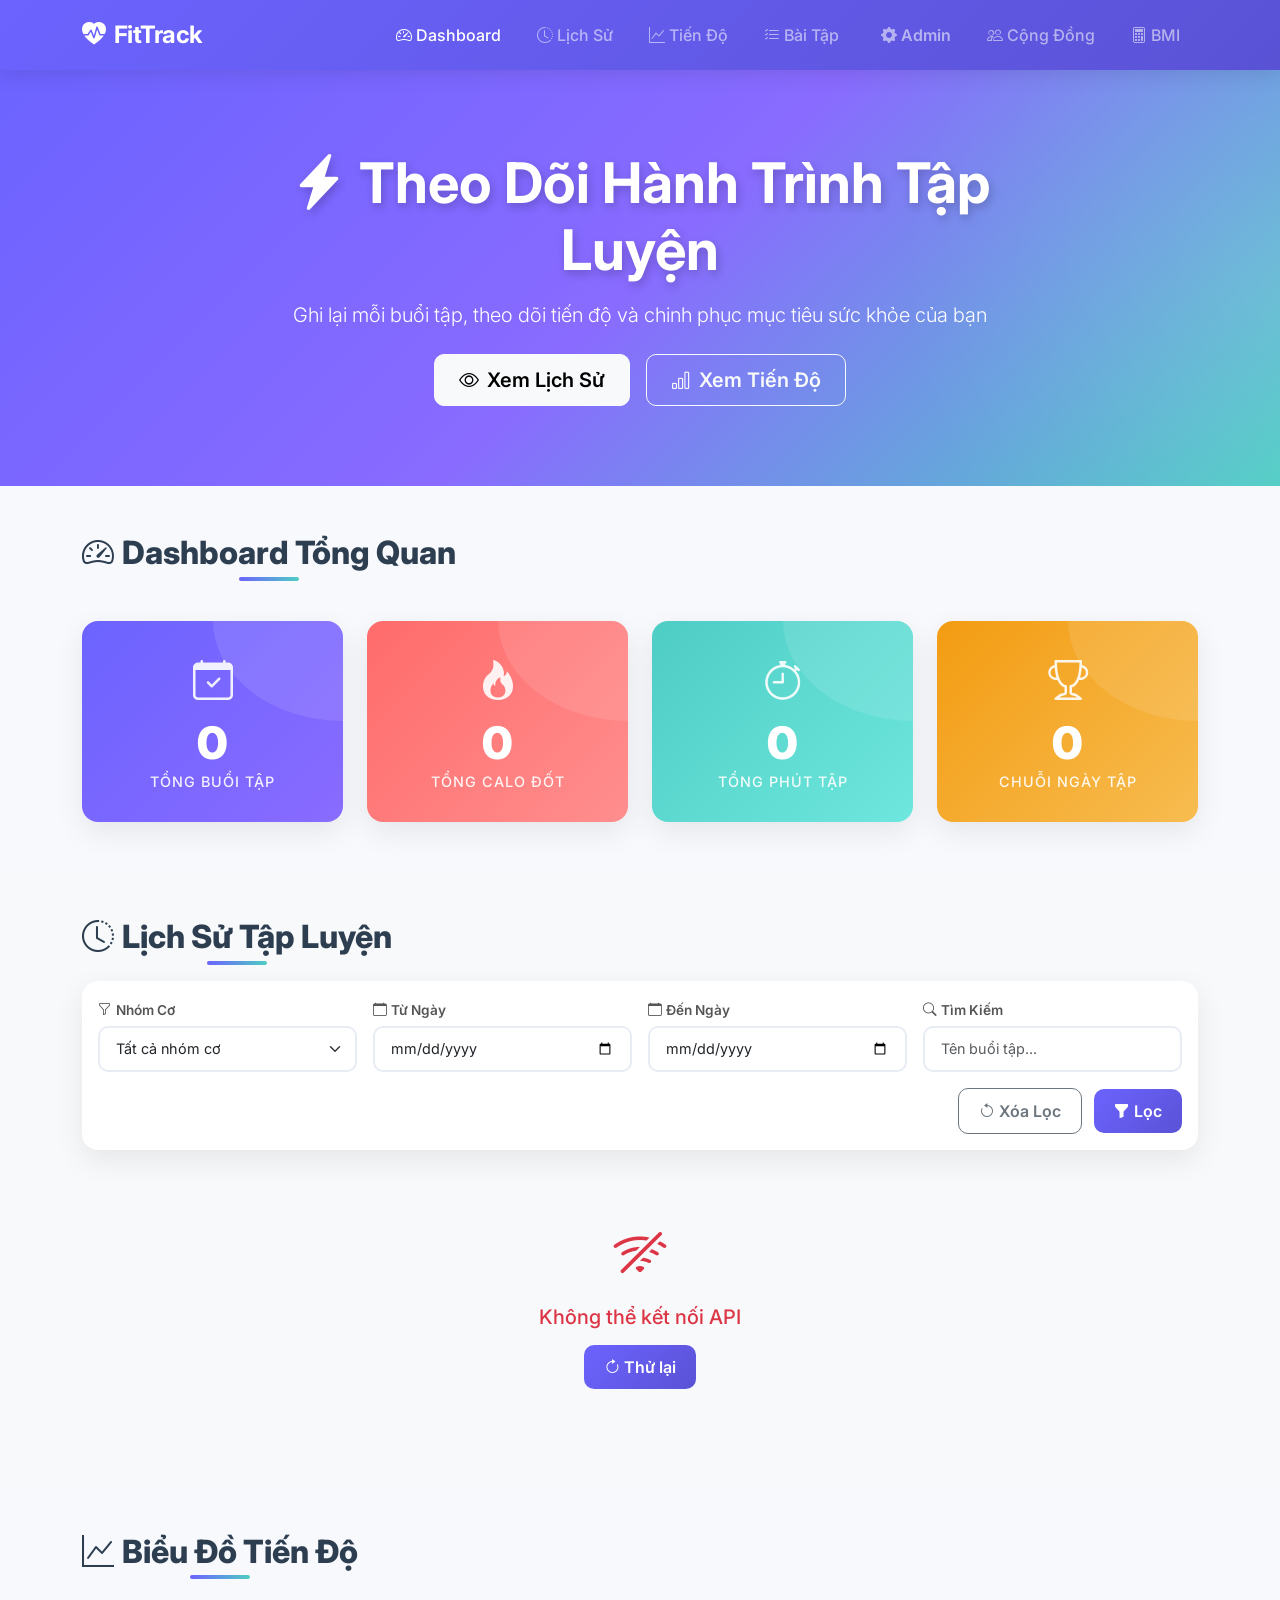
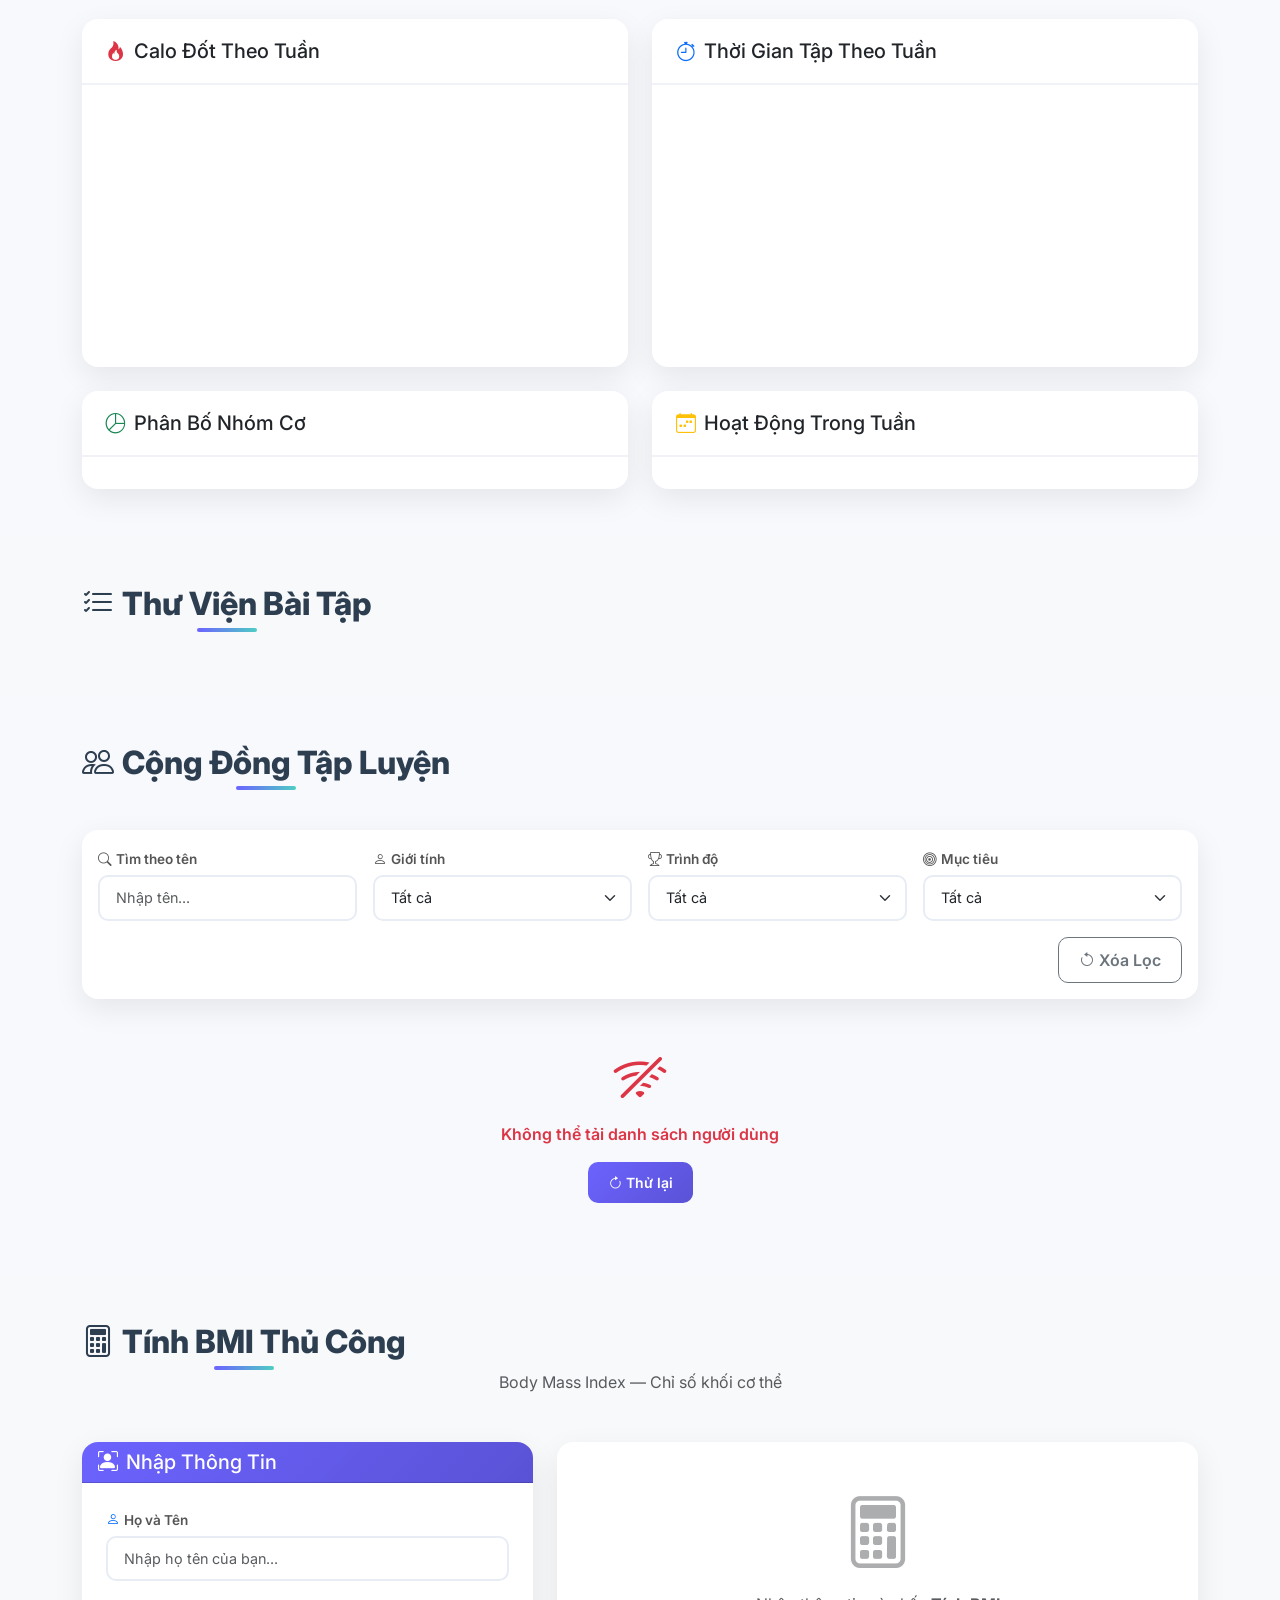
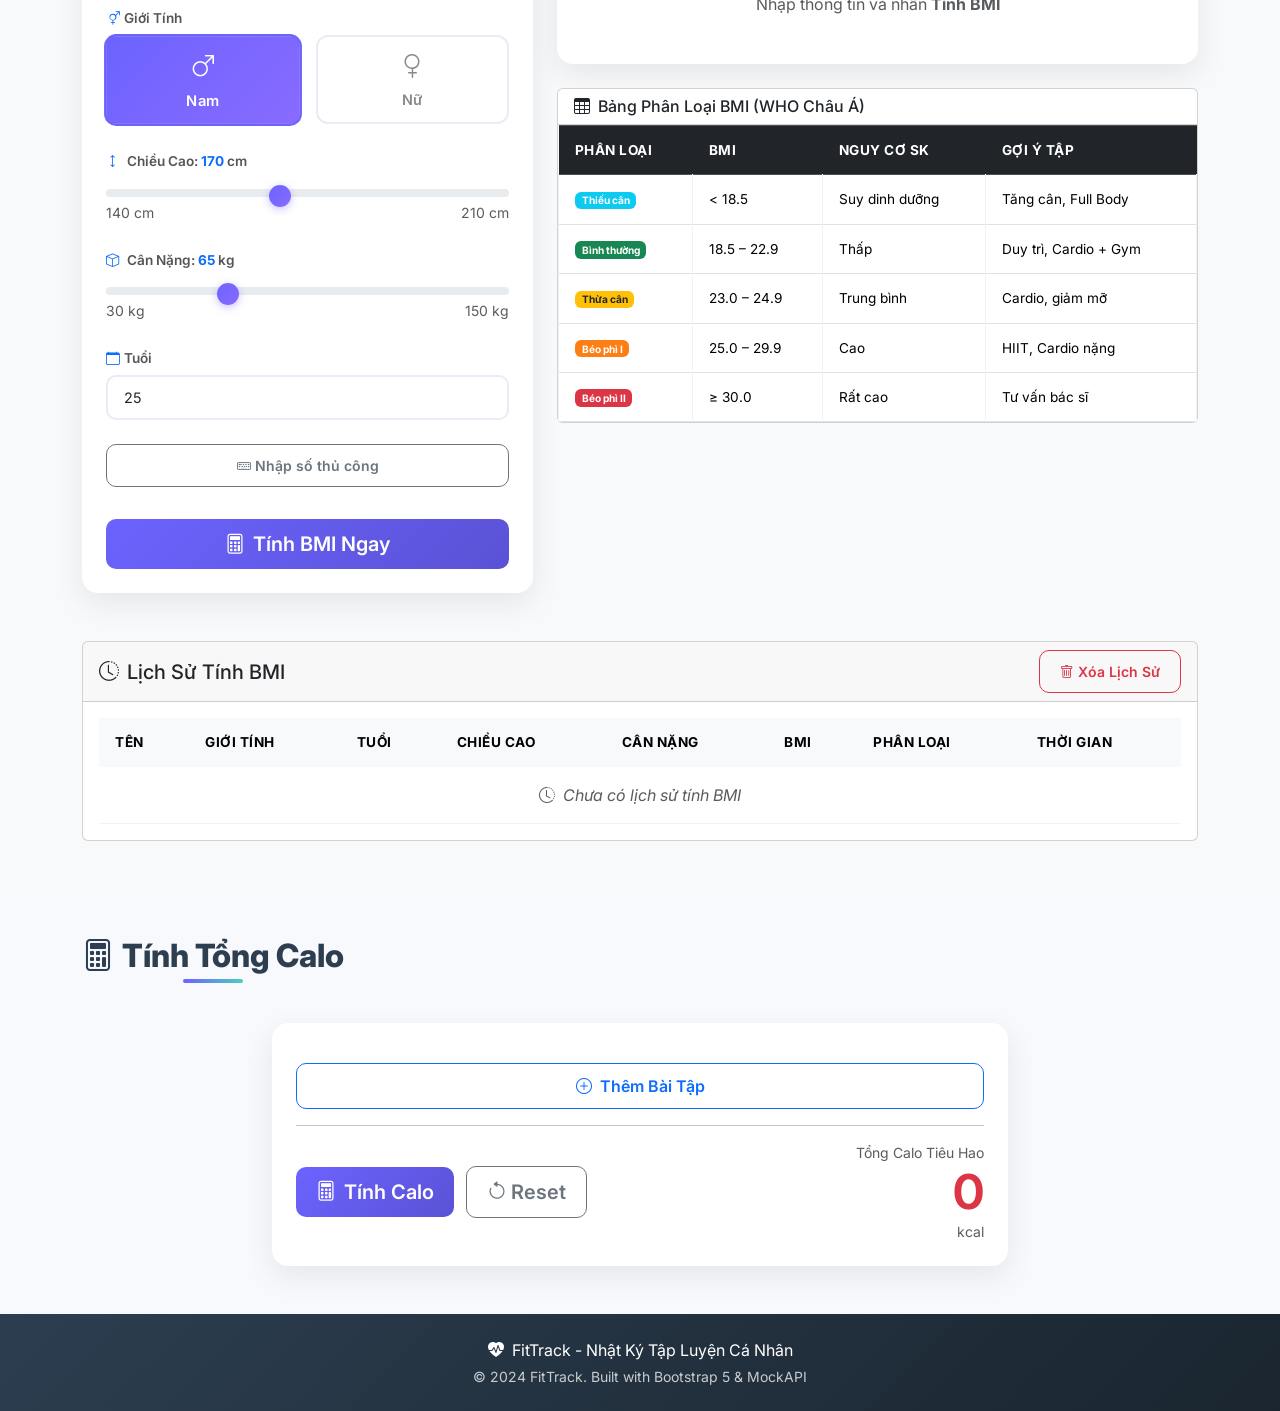
<file: index.html>
<!DOCTYPE html>
<html lang="vi">

<head>
    <meta charset="UTF-8">
    <meta name="viewport" content="width=device-width, initial-scale=1.0">
    <title>🏋️ FitTrack - Nhật Ký Tập Luyện</title>
    <!-- Bootstrap 5 -->
    <link href="https://cdn.jsdelivr.net/npm/bootstrap@5.3.0/dist/css/bootstrap.min.css" rel="stylesheet">
    <!-- Bootstrap Icons -->
    <link href="https://cdn.jsdelivr.net/npm/bootstrap-icons@1.10.5/font/bootstrap-icons.css" rel="stylesheet">
    <!-- Google Fonts -->
    <link href="https://fonts.googleapis.com/css2?family=Inter:wght@300;400;500;600;700;800;900&display=swap"
        rel="stylesheet">
    <!-- Custom CSS -->
    <link rel="stylesheet" href="css/style.css">
</head>

<body>

    <!-- Navigation -->
    <nav class="navbar navbar-expand-lg navbar-dark bg-gradient-primary sticky-top">
        <div class="container">
            <a class="navbar-brand fw-bold" href="index.html">
                <i class="bi bi-heart-pulse-fill me-2"></i>FitTrack
            </a>
            <button class="navbar-toggler" type="button" data-bs-toggle="collapse" data-bs-target="#navbarNav">
                <span class="navbar-toggler-icon"></span>
            </button>
            <div class="collapse navbar-collapse" id="navbarNav">
                <ul class="navbar-nav ms-auto">
                    <li class="nav-item">
                        <a class="nav-link active" href="#dashboard">
                            <i class="bi bi-speedometer2 me-1"></i>Dashboard
                        </a>
                    </li>
                    <li class="nav-item">
                        <a class="nav-link" href="#history">
                            <i class="bi bi-clock-history me-1"></i>Lịch Sử
                        </a>
                    </li>
                    <li class="nav-item">
                        <a class="nav-link" href="#progress">
                            <i class="bi bi-graph-up me-1"></i>Tiến Độ
                        </a>
                    </li>
                    <li class="nav-item">
                        <a class="nav-link" href="#exercises-section">
                            <i class="bi bi-list-check me-1"></i>Bài Tập
                        </a>
                    </li>
                    <li class="nav-item">
                        <a class="nav-link btn btn-outline-light btn-sm ms-2 px-3" href="admin.html">
                            <i class="bi bi-gear-fill me-1"></i>Admin
                        </a>
                    </li>
                        <!-- Thêm vào navbar ul.navbar-nav -->
                        <li class="nav-item">
                            <a class="nav-link" href="#users-section">
                                <i class="bi bi-people me-1"></i>Cộng Đồng
                            </a>
                        </li>
                        <li class="nav-item">
                            <a class="nav-link" href="#bmi-calculator">
                                <i class="bi bi-calculator me-1"></i>BMI
                            </a>
                        </li>
                </ul>
            </div>
        </div>
    </nav>

    <!-- Hero Section -->
    <section class="hero-section text-white text-center">
        <div class="container">
            <div class="row justify-content-center">
                <div class="col-lg-8">
                    <h1 class="display-4 fw-bold mb-3">
                        <i class="bi bi-lightning-charge-fill"></i> Theo Dõi Hành Trình Tập Luyện
                    </h1>
                    <p class="lead mb-4">Ghi lại mỗi buổi tập, theo dõi tiến độ và chinh phục mục tiêu sức khỏe của bạn
                    </p>
                    <div class="d-flex justify-content-center gap-3">
                        <a href="#history" class="btn btn-light btn-lg px-4">
                            <i class="bi bi-eye me-2"></i>Xem Lịch Sử
                        </a>
                        <a href="#progress" class="btn btn-outline-light btn-lg px-4">
                            <i class="bi bi-bar-chart me-2"></i>Xem Tiến Độ
                        </a>
                    </div>
                </div>
            </div>
        </div>
    </section>

    <!-- Dashboard Stats -->
    <section id="dashboard" class="py-5">
        <div class="container">
            <h2 class="section-title text-center mb-5">
                <i class="bi bi-speedometer2 me-2"></i>Dashboard Tổng Quan
            </h2>
            <div class="row g-4" id="statsCards">
                <div class="col-lg-3 col-md-6">
                    <div class="stat-card bg-gradient-1">
                        <div class="stat-icon">
                            <i class="bi bi-calendar-check"></i>
                        </div>
                        <div class="stat-number" id="totalWorkouts">0</div>
                        <div class="stat-label">Tổng Buổi Tập</div>
                    </div>
                </div>
                <div class="col-lg-3 col-md-6">
                    <div class="stat-card bg-gradient-2">
                        <div class="stat-icon">
                            <i class="bi bi-fire"></i>
                        </div>
                        <div class="stat-number" id="totalCalories">0</div>
                        <div class="stat-label">Tổng Calo Đốt</div>
                    </div>
                </div>
                <div class="col-lg-3 col-md-6">
                    <div class="stat-card bg-gradient-3">
                        <div class="stat-icon">
                            <i class="bi bi-stopwatch"></i>
                        </div>
                        <div class="stat-number" id="totalDuration">0</div>
                        <div class="stat-label">Tổng Phút Tập</div>
                    </div>
                </div>
                <div class="col-lg-3 col-md-6">
                    <div class="stat-card bg-gradient-4">
                        <div class="stat-icon">
                            <i class="bi bi-trophy"></i>
                        </div>
                        <div class="stat-number" id="currentStreak">0</div>
                        <div class="stat-label">Chuỗi Ngày Tập</div>
                    </div>
                </div>
            </div>
        </div>
    </section>

    <!-- Workout History -->
    <section id="history" class="py-5 bg-light">
        <div class="container">
            <h2 class="section-title text-center mb-4">
                <i class="bi bi-clock-history me-2"></i>Lịch Sử Tập Luyện
            </h2>

            <!-- Filters -->
            <div class="card filter-card mb-4">
                <div class="card-body">
                    <div class="row g-3 align-items-end">
                        <div class="col-md-3">
                            <label class="form-label fw-semibold">
                                <i class="bi bi-funnel me-1"></i>Nhóm Cơ
                            </label>
                            <select class="form-select" id="filterMuscleGroup">
                                <option value="">Tất cả nhóm cơ</option>
                                <option value="Ngực">Ngực</option>
                                <option value="Lưng">Lưng</option>
                                <option value="Vai">Vai</option>
                                <option value="Tay trước">Tay trước</option>
                                <option value="Tay sau">Tay sau</option>
                                <option value="Chân">Chân</option>
                                <option value="Bụng">Bụng</option>
                                <option value="Cardio">Cardio</option>
                                <option value="Full Body">Full Body</option>
                            </select>
                        </div>
                        <div class="col-md-3">
                            <label class="form-label fw-semibold">
                                <i class="bi bi-calendar me-1"></i>Từ Ngày
                            </label>
                            <input type="date" class="form-control" id="filterDateFrom">
                        </div>
                        <div class="col-md-3">
                            <label class="form-label fw-semibold">
                                <i class="bi bi-calendar me-1"></i>Đến Ngày
                            </label>
                            <input type="date" class="form-control" id="filterDateTo">
                        </div>
                        <div class="col-md-3">
                            <label class="form-label fw-semibold">
                                <i class="bi bi-search me-1"></i>Tìm Kiếm
                            </label>
                            <input type="text" class="form-control" id="filterSearch" placeholder="Tên buổi tập...">
                        </div>
                    </div>
                    <div class="row mt-3">
                        <div class="col-12 text-end">
                            <button class="btn btn-outline-secondary me-2" id="btnResetFilter">
                                <i class="bi bi-arrow-counterclockwise me-1"></i>Xóa Lọc
                            </button>
                            <button class="btn btn-primary" id="btnFilter">
                                <i class="bi bi-funnel-fill me-1"></i>Lọc
                            </button>
                        </div>
                    </div>
                </div>
            </div>

            <!-- Workout List -->
            <div class="row g-4" id="workoutList">
                <!-- Loaded dynamically -->
            </div>

            <!-- Loading Spinner -->
            <div class="text-center py-5 d-none" id="loadingSpinner">
                <div class="spinner-border text-primary" role="status">
                    <span class="visually-hidden">Loading...</span>
                </div>
                <p class="mt-2 text-muted">Đang tải dữ liệu...</p>
            </div>

            <!-- Empty State -->
            <div class="text-center py-5 d-none" id="emptyState">
                <i class="bi bi-inbox display-1 text-muted"></i>
                <h4 class="mt-3 text-muted">Chưa có buổi tập nào</h4>
                <p class="text-muted">Hãy bắt đầu ghi lại buổi tập đầu tiên!</p>
                <a href="admin.html" class="btn btn-primary">
                    <i class="bi bi-plus-circle me-2"></i>Thêm Buổi Tập
                </a>
            </div>
        </div>
    </section>

    <!-- Progress Charts -->
    <section id="progress" class="py-5">
        <div class="container">
            <h2 class="section-title text-center mb-5">
                <i class="bi bi-graph-up me-2"></i>Biểu Đồ Tiến Độ
            </h2>
            <div class="row g-4">
                <!-- Calories Chart -->
                <div class="col-lg-6">
                    <div class="card chart-card">
                        <div class="card-header bg-transparent">
                            <h5 class="mb-0">
                                <i class="bi bi-fire text-danger me-2"></i>Calo Đốt Theo Tuần
                            </h5>
                        </div>
                        <div class="card-body">
                            <div class="chart-container" id="caloriesChart">
                                <!-- CSS Bar Chart -->
                            </div>
                        </div>
                    </div>
                </div>

                <!-- Duration Chart -->
                <div class="col-lg-6">
                    <div class="card chart-card">
                        <div class="card-header bg-transparent">
                            <h5 class="mb-0">
                                <i class="bi bi-stopwatch text-primary me-2"></i>Thời Gian Tập Theo Tuần
                            </h5>
                        </div>
                        <div class="card-body">
                            <div class="chart-container" id="durationChart">
                                <!-- CSS Bar Chart -->
                            </div>
                        </div>
                    </div>
                </div>

                <!-- Muscle Group Distribution -->
                <div class="col-lg-6">
                    <div class="card chart-card">
                        <div class="card-header bg-transparent">
                            <h5 class="mb-0">
                                <i class="bi bi-pie-chart text-success me-2"></i>Phân Bố Nhóm Cơ
                            </h5>
                        </div>
                        <div class="card-body">
                            <div id="muscleGroupChart">
                                <!-- Horizontal bar chart -->
                            </div>
                        </div>
                    </div>
                </div>

                <!-- Weekly Activity -->
                <div class="col-lg-6">
                    <div class="card chart-card">
                        <div class="card-header bg-transparent">
                            <h5 class="mb-0">
                                <i class="bi bi-calendar-week text-warning me-2"></i>Hoạt Động Trong Tuần
                            </h5>
                        </div>
                        <div class="card-body">
                            <div id="weeklyActivityChart">
                                <!-- Activity heatmap -->
                            </div>
                        </div>
                    </div>
                </div>
            </div>
        </div>
    </section>

    <!-- Exercises Library -->
    <section id="exercises-section" class="py-5 bg-light">
        <div class="container">
            <h2 class="section-title text-center mb-5">
                <i class="bi bi-list-check me-2"></i>Thư Viện Bài Tập
            </h2>
            <div class="row g-4" id="exercisesList">
                <!-- Loaded dynamically -->
            </div>
        </div>
    </section>

    <!-- Thêm vào sau section exercises-section -->
    
    <!-- ===================== USERS SECTION ===================== -->
    <section id="users-section" class="py-5">
        <div class="container">
            <h2 class="section-title text-center mb-5">
                <i class="bi bi-people me-2"></i>Cộng Đồng Tập Luyện
            </h2>
    
            <!-- Filter Users -->
            <div class="card filter-card mb-4">
                <div class="card-body">
                    <div class="row g-3 align-items-end">
                        <div class="col-md-3">
                            <label class="form-label fw-semibold">
                                <i class="bi bi-search me-1"></i>Tìm theo tên
                            </label>
                            <input type="text" class="form-control" id="userSearch" placeholder="Nhập tên...">
                        </div>
                        <div class="col-md-3">
                            <label class="form-label fw-semibold">
                                <i class="bi bi-person me-1"></i>Giới tính
                            </label>
                            <select class="form-select" id="userGenderFilter">
                                <option value="">Tất cả</option>
                                <option value="Nam">Nam</option>
                                <option value="Nữ">Nữ</option>
                            </select>
                        </div>
                        <div class="col-md-3">
                            <label class="form-label fw-semibold">
                                <i class="bi bi-trophy me-1"></i>Trình độ
                            </label>
                            <select class="form-select" id="userLevelFilter">
                                <option value="">Tất cả</option>
                                <option value="Mới bắt đầu">Mới bắt đầu</option>
                                <option value="Trung cấp">Trung cấp</option>
                                <option value="Nâng cao">Nâng cao</option>
                            </select>
                        </div>
                        <div class="col-md-3">
                            <label class="form-label fw-semibold">
                                <i class="bi bi-bullseye me-1"></i>Mục tiêu
                            </label>
                            <select class="form-select" id="userGoalFilter">
                                <option value="">Tất cả</option>
                                <option value="Tăng cơ">Tăng cơ</option>
                                <option value="Giảm mỡ">Giảm mỡ</option>
                                <option value="Giảm cân">Giảm cân</option>
                                <option value="Tăng sức mạnh">Tăng sức mạnh</option>
                                <option value="Duy trì vóc dáng">Duy trì vóc dáng</option>
                                <option value="Tăng cân lành mạnh">Tăng cân lành mạnh</option>
                            </select>
                        </div>
                    </div>
                    <div class="row mt-3">
                        <div class="col-12 d-flex justify-content-between align-items-center">
                            <span id="userResultCount"></span>
                            <button class="btn btn-outline-secondary" id="btnResetUserFilter">
                                <i class="bi bi-arrow-counterclockwise me-1"></i>Xóa Lọc
                            </button>
                        </div>
                    </div>
                </div>
            </div>
    
            <!-- Users Grid -->
            <div class="row g-4" id="usersList"></div>
    
            <!-- Loading -->
            <div class="text-center py-4 d-none" id="usersLoading">
                <div class="spinner-border text-primary"></div>
                <p class="mt-2 text-muted">Đang tải...</p>
            </div>
        </div>
    </section>
    
    <!-- ===================== BMI CALCULATOR ===================== -->
    <section id="bmi-calculator" class="py-5 bg-light">
        <div class="container">
            <h2 class="section-title text-center mb-2">
                <i class="bi bi-calculator me-2"></i>Tính BMI Thủ Công
            </h2>
            <p class="text-center text-muted mb-5">
                Body Mass Index — Chỉ số khối cơ thể
            </p>
    
            <div class="row justify-content-center g-4">
                <!-- Form tính BMI -->
                <div class="col-lg-5">
                    <div class="card bmi-form-card">
                        <div class="card-header bg-gradient-primary text-white">
                            <h5 class="mb-0">
                                <i class="bi bi-person-bounding-box me-2"></i>Nhập Thông Tin
                            </h5>
                        </div>
                        <div class="card-body p-4">
                            <div class="mb-4">
                                <label class="form-label fw-semibold">
                                    <i class="bi bi-person me-1 text-primary"></i>Họ và Tên
                                </label>
                                <input type="text" class="form-control form-control-lg" id="bmiName"
                                    placeholder="Nhập họ tên của bạn...">
                            </div>
    
                            <div class="mb-4">
                                <label class="form-label fw-semibold">
                                    <i class="bi bi-gender-ambiguous me-1 text-primary"></i>Giới Tính
                                </label>
                                <div class="d-flex gap-3">
                                    <div class="gender-btn active" data-gender="Nam" id="genderNam">
                                        <i class="bi bi-gender-male"></i> Nam
                                    </div>
                                    <div class="gender-btn" data-gender="Nữ" id="genderNu">
                                        <i class="bi bi-gender-female"></i> Nữ
                                    </div>
                                </div>
                                <input type="hidden" id="bmiGender" value="Nam">
                            </div>
    
                            <div class="mb-4">
                                <label class="form-label fw-semibold">
                                    <i class="bi bi-arrows-vertical me-1 text-primary"></i>
                                    Chiều Cao: <span id="heightDisplay" class="text-primary fw-bold">170</span> cm
                                </label>
                                <input type="range" class="form-range bmi-range" id="bmiHeight" min="140" max="210"
                                    value="170" step="1">
                                <div class="d-flex justify-content-between">
                                    <small class="text-muted">140 cm</small>
                                    <small class="text-muted">210 cm</small>
                                </div>
                            </div>
    
                            <div class="mb-4">
                                <label class="form-label fw-semibold">
                                    <i class="bi bi-box me-1 text-primary"></i>
                                    Cân Nặng: <span id="weightDisplay" class="text-primary fw-bold">65</span> kg
                                </label>
                                <input type="range" class="form-range bmi-range" id="bmiWeight" min="30" max="150"
                                    value="65" step="0.5">
                                <div class="d-flex justify-content-between">
                                    <small class="text-muted">30 kg</small>
                                    <small class="text-muted">150 kg</small>
                                </div>
                            </div>
    
                            <div class="mb-4">
                                <label class="form-label fw-semibold">
                                    <i class="bi bi-calendar me-1 text-primary"></i>Tuổi
                                </label>
                                <input type="number" class="form-control" id="bmiAge" min="10" max="80" value="25"
                                    placeholder="Tuổi">
                            </div>
    
                            <!-- Nhập thủ công -->
                            <div class="manual-input-toggle mb-3">
                                <button class="btn btn-outline-secondary btn-sm w-100" id="btnToggleManual">
                                    <i class="bi bi-keyboard me-1"></i>Nhập số thủ công
                                </button>
                            </div>
                            <div class="manual-inputs d-none" id="manualInputs">
                                <div class="row g-2">
                                    <div class="col-6">
                                        <label class="form-label small fw-semibold">Chiều cao (cm)</label>
                                        <input type="number" class="form-control" id="manualHeight" min="140" max="210"
                                            placeholder="VD: 170">
                                    </div>
                                    <div class="col-6">
                                        <label class="form-label small fw-semibold">Cân nặng (kg)</label>
                                        <input type="number" class="form-control" id="manualWeight" min="30" max="150"
                                            step="0.1" placeholder="VD: 65">
                                    </div>
                                </div>
                            </div>
    
                            <button class="btn btn-primary btn-lg w-100 mt-3" id="btnCalculateBMI">
                                <i class="bi bi-calculator me-2"></i>Tính BMI Ngay
                            </button>
                        </div>
                    </div>
                </div>
    
                <!-- Kết quả BMI -->
                <div class="col-lg-7">
                    <!-- Kết quả chính -->
                    <div class="card bmi-result-card mb-4" id="bmiResultCard">
                        <div class="card-body p-4">
                            <!-- Placeholder -->
                            <div id="bmiPlaceholder" class="text-center py-4">
                                <i class="bi bi-calculator display-2 text-muted opacity-50"></i>
                                <p class="text-muted mt-3 mb-0">
                                    Nhập thông tin và nhấn <strong>Tính BMI</strong>
                                </p>
                            </div>
    
                            <!-- Result (hidden initially) -->
                            <div id="bmiResult" class="d-none">
                                <div class="text-center mb-4">
                                    <div class="bmi-avatar" id="bmiAvatar">
                                        <i class="bi bi-person-circle"></i>
                                    </div>
                                    <h4 class="mt-2 mb-0" id="bmiResultName">Nguyễn Văn A</h4>
                                    <small class="text-muted" id="bmiResultMeta">Nam · 25 tuổi</small>
                                </div>
    
                                <!-- BMI Value Display -->
                                <div class="bmi-value-box text-center mb-4" id="bmiValueBox">
                                    <div class="bmi-label">Chỉ số BMI của bạn</div>
                                    <div class="bmi-number" id="bmiNumber">0.0</div>
                                    <div class="bmi-category-badge" id="bmiCategoryBadge">
                                        Đang tính...
                                    </div>
                                </div>
    
                                <!-- BMI Scale Bar -->
                                <div class="bmi-scale mb-4">
                                    <div class="bmi-scale-bar">
                                        <div class="bmi-scale-segment seg-underweight" title="Thiếu cân: < 18.5"></div>
                                        <div class="bmi-scale-segment seg-normal" title="Bình thường: 18.5–22.9"></div>
                                        <div class="bmi-scale-segment seg-overweight" title="Thừa cân: 23–24.9"></div>
                                        <div class="bmi-scale-segment seg-obese1" title="Béo phì độ 1: 25–29.9"></div>
                                        <div class="bmi-scale-segment seg-obese2" title="Béo phì độ 2: ≥ 30"></div>
                                        <div class="bmi-scale-pointer" id="bmiPointer" style="left: 0%"></div>
                                    </div>
                                    <div class="bmi-scale-labels">
                                        <span>&lt;18.5</span>
                                        <span>18.5</span>
                                        <span>23</span>
                                        <span>25</span>
                                        <span>30+</span>
                                    </div>
                                    <div class="bmi-scale-names">
                                        <span class="text-info">Thiếu cân</span>
                                        <span class="text-success">Bình thường</span>
                                        <span class="text-warning">Thừa cân</span>
                                        <span class="text-orange">Béo phì I</span>
                                        <span class="text-danger">Béo phì II</span>
                                    </div>
                                </div>
    
                                <!-- Thống kê chi tiết -->
                                <div class="row g-3 mb-4" id="bmiStats">
                                    <div class="col-6">
                                        <div class="bmi-stat-box">
                                            <i class="bi bi-arrows-vertical text-primary"></i>
                                            <div class="bmi-stat-val" id="statHeight">—</div>
                                            <div class="bmi-stat-lbl">Chiều Cao</div>
                                        </div>
                                    </div>
                                    <div class="col-6">
                                        <div class="bmi-stat-box">
                                            <i class="bi bi-box text-success"></i>
                                            <div class="bmi-stat-val" id="statWeight">—</div>
                                            <div class="bmi-stat-lbl">Cân Nặng</div>
                                        </div>
                                    </div>
                                    <div class="col-6">
                                        <div class="bmi-stat-box">
                                            <i class="bi bi-bullseye text-warning"></i>
                                            <div class="bmi-stat-val" id="statIdealWeight">—</div>
                                            <div class="bmi-stat-lbl">Cân Nặng Lý Tưởng</div>
                                        </div>
                                    </div>
                                    <div class="col-6">
                                        <div class="bmi-stat-box">
                                            <i class="bi bi-fire text-danger"></i>
                                            <div class="bmi-stat-val" id="statBMR">—</div>
                                            <div class="bmi-stat-lbl">BMR (Calo/ngày)</div>
                                        </div>
                                    </div>
                                </div>
    
                                <!-- Lời khuyên -->
                                <div class="bmi-advice-box" id="bmiAdviceBox">
                                    <h6 class="fw-bold mb-2">
                                        <i class="bi bi-lightbulb me-2"></i>Lời Khuyên
                                    </h6>
                                    <p class="mb-2" id="bmiAdviceText"></p>
                                    <div id="bmiWorkoutSuggest"></div>
                                </div>
                            </div>
                        </div>
                    </div>
    
                    <!-- Bảng BMI reference -->
                    <div class="card">
                        <div class="card-header bg-transparent">
                            <h6 class="mb-0">
                                <i class="bi bi-table me-2"></i>Bảng Phân Loại BMI (WHO Châu Á)
                            </h6>
                        </div>
                        <div class="card-body p-0">
                            <table class="table table-bordered mb-0 bmi-table" id="bmiReferenceTable">
                                <thead class="table-dark">
                                    <tr>
                                        <th>Phân Loại</th>
                                        <th>BMI</th>
                                        <th>Nguy Cơ SK</th>
                                        <th>Gợi Ý Tập</th>
                                    </tr>
                                </thead>
                                <tbody>
                                    <tr class="bmi-row-underweight">
                                        <td><span class="badge bg-info">Thiếu cân</span></td>
                                        <td>&lt; 18.5</td>
                                        <td>Suy dinh dưỡng</td>
                                        <td>Tăng cân, Full Body</td>
                                    </tr>
                                    <tr class="bmi-row-normal">
                                        <td><span class="badge bg-success">Bình thường</span></td>
                                        <td>18.5 – 22.9</td>
                                        <td>Thấp</td>
                                        <td>Duy trì, Cardio + Gym</td>
                                    </tr>
                                    <tr class="bmi-row-overweight">
                                        <td><span class="badge bg-warning text-dark">Thừa cân</span></td>
                                        <td>23.0 – 24.9</td>
                                        <td>Trung bình</td>
                                        <td>Cardio, giảm mỡ</td>
                                    </tr>
                                    <tr class="bmi-row-obese1">
                                        <td><span class="badge bg-orange">Béo phì I</span></td>
                                        <td>25.0 – 29.9</td>
                                        <td>Cao</td>
                                        <td>HIIT, Cardio nặng</td>
                                    </tr>
                                    <tr class="bmi-row-obese2">
                                        <td><span class="badge bg-danger">Béo phì II</span></td>
                                        <td>≥ 30.0</td>
                                        <td>Rất cao</td>
                                        <td>Tư vấn bác sĩ</td>
                                    </tr>
                                </tbody>
                            </table>
                        </div>
                    </div>
                </div>
            </div>
    
            <!-- Lịch sử BMI đã tính -->
            <div class="row mt-5">
                <div class="col-12">
                    <div class="card">
                        <div class="card-header d-flex justify-content-between align-items-center">
                            <h5 class="mb-0">
                                <i class="bi bi-clock-history me-2"></i>Lịch Sử Tính BMI
                            </h5>
                            <button class="btn btn-outline-danger btn-sm" id="btnClearHistory">
                                <i class="bi bi-trash me-1"></i>Xóa Lịch Sử
                            </button>
                        </div>
                        <div class="card-body">
                            <div class="table-responsive">
                                <table class="table table-hover align-middle">
                                    <thead class="table-light">
                                        <tr>
                                            <th>Tên</th>
                                            <th>Giới tính</th>
                                            <th>Tuổi</th>
                                            <th>Chiều cao</th>
                                            <th>Cân nặng</th>
                                            <th>BMI</th>
                                            <th>Phân loại</th>
                                            <th>Thời gian</th>
                                        </tr>
                                    </thead>
                                    <tbody id="bmiHistoryBody">
                                        <tr>
                                            <td colspan="8" class="text-center text-muted py-3">
                                                Chưa có lịch sử tính BMI
                                            </td>
                                        </tr>
                                    </tbody>
                                </table>
                            </div>
                        </div>
                    </div>
                </div>
            </div>
        </div>
    </section>

    <!-- Calorie Calculator -->
    <section id="calculator" class="py-5">
        <div class="container">
            <h2 class="section-title text-center mb-5">
                <i class="bi bi-calculator me-2"></i>Tính Tổng Calo
            </h2>
            <div class="row justify-content-center">
                <div class="col-lg-8">
                    <div class="card calculator-card">
                        <div class="card-body p-4">
                            <div id="calcExerciseList">
                                <!-- Dynamic exercise rows -->
                            </div>
                            <button class="btn btn-outline-primary w-100 mt-3" id="btnAddExerciseRow">
                                <i class="bi bi-plus-circle me-2"></i>Thêm Bài Tập
                            </button>
                            <hr>
                            <div class="d-flex justify-content-between align-items-center">
                                <div>
                                    <button class="btn btn-primary btn-lg" id="btnCalculateCalories">
                                        <i class="bi bi-calculator me-2"></i>Tính Calo
                                    </button>
                                    <button class="btn btn-outline-secondary btn-lg ms-2" id="btnResetCalc">
                                        <i class="bi bi-arrow-counterclockwise me-1"></i>Reset
                                    </button>
                                </div>
                                <div class="text-end">
                                    <div class="text-muted small">Tổng Calo Tiêu Hao</div>
                                    <div class="display-5 fw-bold text-danger" id="totalCalcResult">0</div>
                                    <div class="text-muted small">kcal</div>
                                </div>
                            </div>
                        </div>
                    </div>
                </div>
            </div>
        </div>
    </section>

    <!-- Footer -->
    <footer class="footer-section text-white py-4">
        <div class="container text-center">
            <p class="mb-1">
                <i class="bi bi-heart-pulse-fill me-2"></i>FitTrack - Nhật Ký Tập Luyện Cá Nhân
            </p>
            <p class="mb-0 small opacity-75">© 2024 FitTrack. Built with Bootstrap 5 & MockAPI</p>
        </div>
    </footer>

    <!-- Workout Detail Modal -->
    <div class="modal fade" id="workoutDetailModal" tabindex="-1">
        <div class="modal-dialog modal-lg">
            <div class="modal-content">
                <div class="modal-header bg-gradient-primary text-white">
                    <h5 class="modal-title">
                        <i class="bi bi-info-circle me-2"></i>Chi Tiết Buổi Tập
                    </h5>
                    <button type="button" class="btn-close btn-close-white" data-bs-dismiss="modal"></button>
                </div>
                <div class="modal-body" id="workoutDetailBody">
                    <!-- Dynamic content -->
                </div>
            </div>
        </div>
    </div>

    <!-- Scripts -->
    <script src="https://cdn.jsdelivr.net/npm/bootstrap@5.3.0/dist/js/bootstrap.bundle.min.js"></script>
    <script src="https://code.jquery.com/jquery-3.7.0.min.js"></script>
    <script src="js/utils.js"></script>
    <script src="js/api.js"></script>
    <script src="js/main.js"></script>
    <!-- Thêm trước </body> trong index.html -->
    <script src="js/users.js"></script>
</body>

</html>
</file>
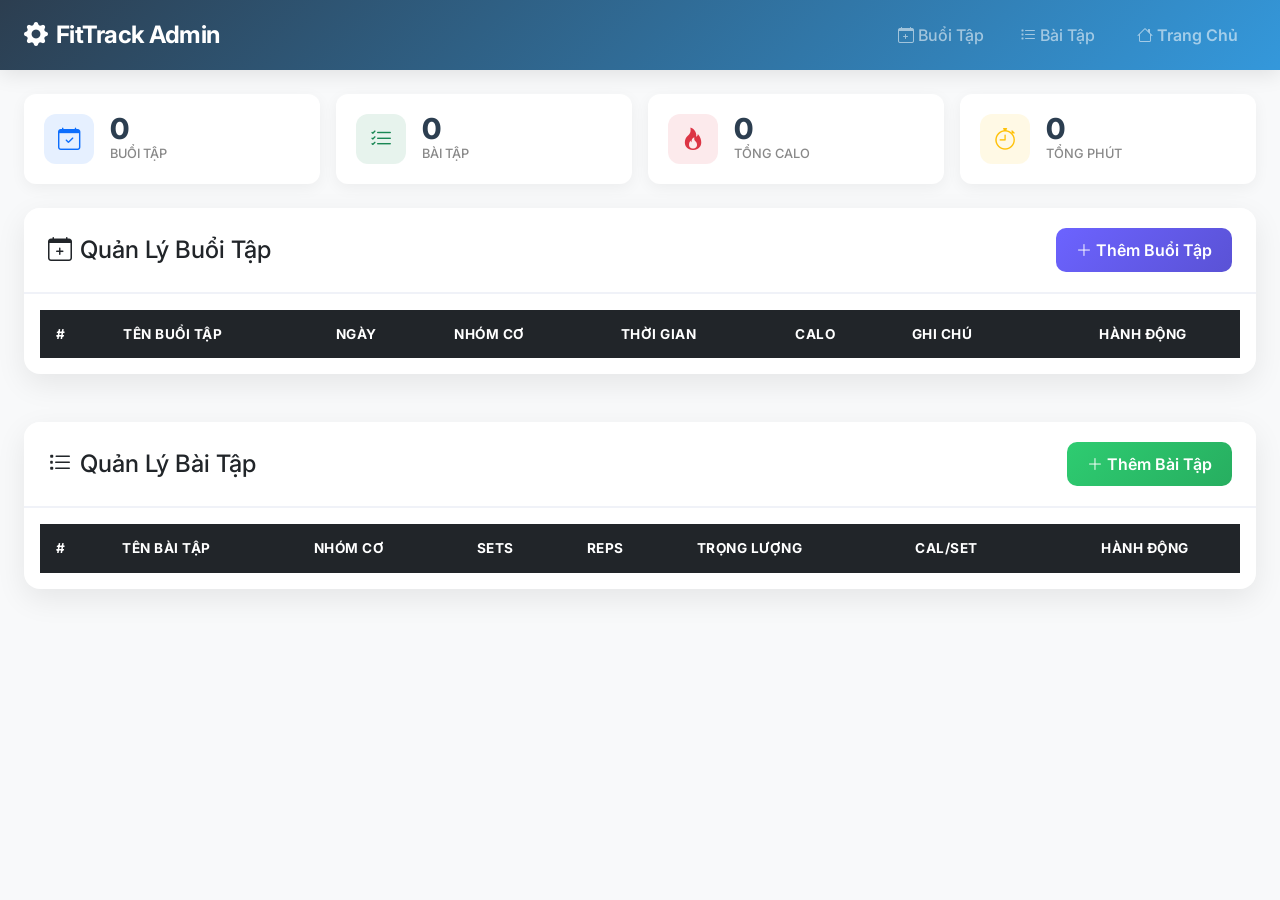
<file: admin.html>
<!DOCTYPE html>
<html lang="vi">

<head>
    <meta charset="UTF-8">
    <meta name="viewport" content="width=device-width, initial-scale=1.0">
    <title>🏋️ FitTrack - Quản Trị</title>
    <link href="https://cdn.jsdelivr.net/npm/bootstrap@5.3.0/dist/css/bootstrap.min.css" rel="stylesheet">
    <link href="https://cdn.jsdelivr.net/npm/bootstrap-icons@1.10.5/font/bootstrap-icons.css" rel="stylesheet">
    <link href="https://fonts.googleapis.com/css2?family=Inter:wght@300;400;500;600;700;800;900&display=swap"
        rel="stylesheet">
    <link rel="stylesheet" href="css/style.css">
</head>

<body class="bg-light">

    <!-- Navigation -->
    <nav class="navbar navbar-expand-lg navbar-dark bg-gradient-admin sticky-top">
        <div class="container-fluid px-4">
            <a class="navbar-brand fw-bold" href="admin.html">
                <i class="bi bi-gear-fill me-2"></i>FitTrack Admin
            </a>
            <button class="navbar-toggler" type="button" data-bs-toggle="collapse" data-bs-target="#adminNav">
                <span class="navbar-toggler-icon"></span>
            </button>
            <div class="collapse navbar-collapse" id="adminNav">
                <ul class="navbar-nav ms-auto">
                    <li class="nav-item">
                        <a class="nav-link" href="#workoutManager">
                            <i class="bi bi-calendar-plus me-1"></i>Buổi Tập
                        </a>
                    </li>
                    <li class="nav-item">
                        <a class="nav-link" href="#exerciseManager">
                            <i class="bi bi-list-task me-1"></i>Bài Tập
                        </a>
                    </li>
                    <li class="nav-item">
                        <a class="nav-link btn btn-outline-light btn-sm ms-2 px-3" href="index.html">
                            <i class="bi bi-house me-1"></i>Trang Chủ
                        </a>
                    </li>
                </ul>
            </div>
        </div>
    </nav>

    <div class="container-fluid px-4 py-4">
        <!-- Admin Stats -->
        <div class="row g-3 mb-4">
            <div class="col-md-3">
                <div class="admin-stat-card">
                    <div class="d-flex align-items-center">
                        <div class="admin-stat-icon bg-primary bg-opacity-10 text-primary">
                            <i class="bi bi-calendar-check"></i>
                        </div>
                        <div class="ms-3">
                            <div class="admin-stat-number" id="adminTotalWorkouts">0</div>
                            <div class="admin-stat-label">Buổi Tập</div>
                        </div>
                    </div>
                </div>
            </div>
            <div class="col-md-3">
                <div class="admin-stat-card">
                    <div class="d-flex align-items-center">
                        <div class="admin-stat-icon bg-success bg-opacity-10 text-success">
                            <i class="bi bi-list-check"></i>
                        </div>
                        <div class="ms-3">
                            <div class="admin-stat-number" id="adminTotalExercises">0</div>
                            <div class="admin-stat-label">Bài Tập</div>
                        </div>
                    </div>
                </div>
            </div>
            <div class="col-md-3">
                <div class="admin-stat-card">
                    <div class="d-flex align-items-center">
                        <div class="admin-stat-icon bg-danger bg-opacity-10 text-danger">
                            <i class="bi bi-fire"></i>
                        </div>
                        <div class="ms-3">
                            <div class="admin-stat-number" id="adminTotalCal">0</div>
                            <div class="admin-stat-label">Tổng Calo</div>
                        </div>
                    </div>
                </div>
            </div>
            <div class="col-md-3">
                <div class="admin-stat-card">
                    <div class="d-flex align-items-center">
                        <div class="admin-stat-icon bg-warning bg-opacity-10 text-warning">
                            <i class="bi bi-stopwatch"></i>
                        </div>
                        <div class="ms-3">
                            <div class="admin-stat-number" id="adminTotalMin">0</div>
                            <div class="admin-stat-label">Tổng Phút</div>
                        </div>
                    </div>
                </div>
            </div>
        </div>

        <!-- Workout Management -->
        <section id="workoutManager" class="mb-5">
            <div class="card admin-card">
                <div class="card-header d-flex justify-content-between align-items-center">
                    <h4 class="mb-0">
                        <i class="bi bi-calendar-plus me-2"></i>Quản Lý Buổi Tập
                    </h4>
                    <button class="btn btn-primary" id="btnAddWorkout">
                        <i class="bi bi-plus-lg me-1"></i>Thêm Buổi Tập
                    </button>
                </div>
                <div class="card-body">
                    <!-- Workout Form (hidden by default) -->
                    <div class="collapse mb-4" id="workoutFormCollapse">
                        <div class="card card-body bg-light border-0">
                            <h5 id="workoutFormTitle">
                                <i class="bi bi-plus-circle me-2"></i>Thêm Buổi Tập Mới
                            </h5>
                            <form id="workoutForm">
                                <input type="hidden" id="workoutId">
                                <div class="row g-3">
                                    <div class="col-md-6">
                                        <label class="form-label fw-semibold">Tên Buổi Tập *</label>
                                        <input type="text" class="form-control" id="workoutName" required
                                            placeholder="VD: Ngày tập ngực, Cardio sáng...">
                                    </div>
                                    <div class="col-md-3">
                                        <label class="form-label fw-semibold">Ngày Tập *</label>
                                        <input type="date" class="form-control" id="workoutDate" required>
                                    </div>
                                    <div class="col-md-3">
                                        <label class="form-label fw-semibold">Thời Gian (phút) *</label>
                                        <input type="number" class="form-control" id="workoutDuration" min="1" required
                                            placeholder="60">
                                    </div>
                                    <div class="col-md-4">
                                        <label class="form-label fw-semibold">Nhóm Cơ *</label>
                                        <select class="form-select" id="workoutMuscleGroup" required>
                                            <option value="">Chọn nhóm cơ</option>
                                            <option value="Ngực">Ngực</option>
                                            <option value="Lưng">Lưng</option>
                                            <option value="Vai">Vai</option>
                                            <option value="Tay trước">Tay trước (Biceps)</option>
                                            <option value="Tay sau">Tay sau (Triceps)</option>
                                            <option value="Chân">Chân</option>
                                            <option value="Bụng">Bụng</option>
                                            <option value="Cardio">Cardio</option>
                                            <option value="Full Body">Full Body</option>
                                        </select>
                                    </div>
                                    <div class="col-md-4">
                                        <label class="form-label fw-semibold">Calo Tiêu Hao</label>
                                        <input type="number" class="form-control" id="workoutCalories" min="0"
                                            placeholder="Tự tính hoặc nhập tay">
                                    </div>
                                    <div class="col-md-4">
                                        <label class="form-label fw-semibold">Bài Tập Trong Buổi</label>
                                        <input type="text" class="form-control" id="workoutExercises"
                                            placeholder="VD: Bench Press, Dumbbell Fly...">
                                    </div>
                                    <div class="col-12">
                                        <label class="form-label fw-semibold">Ghi Chú</label>
                                        <textarea class="form-control" id="workoutNotes" rows="2"
                                            placeholder="Cảm nhận buổi tập, điểm cần cải thiện..."></textarea>
                                    </div>
                                    <div class="col-12">
                                        <button type="submit" class="btn btn-success me-2" id="btnSaveWorkout">
                                            <i class="bi bi-check-lg me-1"></i>Lưu
                                        </button>
                                        <button type="button" class="btn btn-secondary" id="btnCancelWorkout">
                                            <i class="bi bi-x-lg me-1"></i>Hủy
                                        </button>
                                    </div>
                                </div>
                            </form>
                        </div>
                    </div>

                    <!-- Workout Table -->
                    <div class="table-responsive">
                        <table class="table table-hover align-middle" id="workoutTable">
                            <thead class="table-dark">
                                <tr>
                                    <th>#</th>
                                    <th>Tên Buổi Tập</th>
                                    <th>Ngày</th>
                                    <th>Nhóm Cơ</th>
                                    <th>Thời Gian</th>
                                    <th>Calo</th>
                                    <th>Ghi Chú</th>
                                    <th class="text-center">Hành Động</th>
                                </tr>
                            </thead>
                            <tbody id="workoutTableBody">
                                <!-- Dynamic rows -->
                            </tbody>
                        </table>
                    </div>

                    <!-- Loading -->
                    <div class="text-center py-4 d-none" id="workoutLoading">
                        <div class="spinner-border text-primary"></div>
                        <p class="mt-2 text-muted">Đang tải...</p>
                    </div>
                </div>
            </div>
        </section>

        <!-- Exercise Management -->
        <section id="exerciseManager">
            <div class="card admin-card">
                <div class="card-header d-flex justify-content-between align-items-center">
                    <h4 class="mb-0">
                        <i class="bi bi-list-task me-2"></i>Quản Lý Bài Tập
                    </h4>
                    <button class="btn btn-success" id="btnAddExercise">
                        <i class="bi bi-plus-lg me-1"></i>Thêm Bài Tập
                    </button>
                </div>
                <div class="card-body">
                    <!-- Exercise Form -->
                    <div class="collapse mb-4" id="exerciseFormCollapse">
                        <div class="card card-body bg-light border-0">
                            <h5 id="exerciseFormTitle">
                                <i class="bi bi-plus-circle me-2"></i>Thêm Bài Tập Mới
                            </h5>
                            <form id="exerciseForm">
                                <input type="hidden" id="exerciseId">
                                <div class="row g-3">
                                    <div class="col-md-4">
                                        <label class="form-label fw-semibold">Tên Bài Tập *</label>
                                        <input type="text" class="form-control" id="exerciseName" required
                                            placeholder="VD: Bench Press, Squat...">
                                    </div>
                                    <div class="col-md-4">
                                        <label class="form-label fw-semibold">Nhóm Cơ *</label>
                                        <select class="form-select" id="exerciseMuscleGroup" required>
                                            <option value="">Chọn nhóm cơ</option>
                                            <option value="Ngực">Ngực</option>
                                            <option value="Lưng">Lưng</option>
                                            <option value="Vai">Vai</option>
                                            <option value="Tay trước">Tay trước</option>
                                            <option value="Tay sau">Tay sau</option>
                                            <option value="Chân">Chân</option>
                                            <option value="Bụng">Bụng</option>
                                            <option value="Cardio">Cardio</option>
                                            <option value="Full Body">Full Body</option>
                                        </select>
                                    </div>
                                    <div class="col-md-4">
                                        <label class="form-label fw-semibold">Calo / Set</label>
                                        <input type="number" class="form-control" id="exerciseCalPerSet" min="0"
                                            placeholder="VD: 15">
                                    </div>
                                    <div class="col-md-4">
                                        <label class="form-label fw-semibold">Số Set</label>
                                        <input type="number" class="form-control" id="exerciseSets" min="1"
                                            placeholder="VD: 4">
                                    </div>
                                    <div class="col-md-4">
                                        <label class="form-label fw-semibold">Số Rep / Set</label>
                                        <input type="number" class="form-control" id="exerciseReps" min="1"
                                            placeholder="VD: 12">
                                    </div>
                                    <div class="col-md-4">
                                        <label class="form-label fw-semibold">Trọng Lượng (kg)</label>
                                        <input type="number" class="form-control" id="exerciseWeight" min="0" step="0.5"
                                            placeholder="VD: 40">
                                    </div>
                                    <div class="col-12">
                                        <button type="submit" class="btn btn-success me-2" id="btnSaveExercise">
                                            <i class="bi bi-check-lg me-1"></i>Lưu
                                        </button>
                                        <button type="button" class="btn btn-secondary" id="btnCancelExercise">
                                            <i class="bi bi-x-lg me-1"></i>Hủy
                                        </button>
                                    </div>
                                </div>
                            </form>
                        </div>
                    </div>

                    <!-- Exercise Table -->
                    <div class="table-responsive">
                        <table class="table table-hover align-middle" id="exerciseTable">
                            <thead class="table-dark">
                                <tr>
                                    <th>#</th>
                                    <th>Tên Bài Tập</th>
                                    <th>Nhóm Cơ</th>
                                    <th>Sets</th>
                                    <th>Reps</th>
                                    <th>Trọng Lượng</th>
                                    <th>Cal/Set</th>
                                    <th class="text-center">Hành Động</th>
                                </tr>
                            </thead>
                            <tbody id="exerciseTableBody">
                                <!-- Dynamic rows -->
                            </tbody>
                        </table>
                    </div>

                    <div class="text-center py-4 d-none" id="exerciseLoading">
                        <div class="spinner-border text-success"></div>
                        <p class="mt-2 text-muted">Đang tải...</p>
                    </div>
                </div>
            </div>
        </section>
    </div>

    <!-- Delete Confirmation Modal -->
    <div class="modal fade" id="deleteModal" tabindex="-1">
        <div class="modal-dialog modal-dialog-centered">
            <div class="modal-content">
                <div class="modal-header bg-danger text-white">
                    <h5 class="modal-title">
                        <i class="bi bi-exclamation-triangle me-2"></i>Xác Nhận Xóa
                    </h5>
                    <button type="button" class="btn-close btn-close-white" data-bs-dismiss="modal"></button>
                </div>
                <div class="modal-body">
                    <p id="deleteMessage">Bạn có chắc muốn xóa mục này?</p>
                </div>
                <div class="modal-footer">
                    <button type="button" class="btn btn-secondary" data-bs-dismiss="modal">Hủy</button>
                    <button type="button" class="btn btn-danger" id="btnConfirmDelete">
                        <i class="bi bi-trash me-1"></i>Xóa
                    </button>
                </div>
            </div>
        </div>
    </div>

    <!-- Toast Notification -->
    <div class="toast-container position-fixed bottom-0 end-0 p-3">
        <div id="toastNotification" class="toast" role="alert">
            <div class="toast-header">
                <i class="bi bi-bell me-2" id="toastIcon"></i>
                <strong class="me-auto" id="toastTitle">Thông Báo</strong>
                <button type="button" class="btn-close" data-bs-dismiss="toast"></button>
            </div>
            <div class="toast-body" id="toastBody"></div>
        </div>
    </div>

    <!-- Scripts -->
    <script src="https://cdn.jsdelivr.net/npm/bootstrap@5.3.0/dist/js/bootstrap.bundle.min.js"></script>
    <script src="https://code.jquery.com/jquery-3.7.0.min.js"></script>
    <script src="js/utils.js"></script>
    <script src="js/api.js"></script>
    <script src="js/admin.js"></script>
</body>

</html>
</file>
<file: css/style.css>
/* ===================================
   🏋️ FitTrack - Custom Styles
   =================================== */

/* --- Root Variables --- */
:root {
    --primary: #6C63FF;
    --primary-dark: #5A52D5;
    --secondary: #FF6B6B;
    --accent: #4ECDC4;
    --success: #2ECC71;
    --warning: #F39C12;
    --danger: #E74C3C;
    --dark: #2C3E50;
    --light-bg: #F8F9FD;
    --card-shadow: 0 10px 30px rgba(0, 0, 0, 0.08);
    --card-shadow-hover: 0 20px 40px rgba(0, 0, 0, 0.15);
    --transition: all 0.3s cubic-bezier(0.25, 0.8, 0.25, 1);
    --border-radius: 16px;
    --border-radius-sm: 12px;
}

/* --- Base Styles --- */
* {
    margin: 0;
    padding: 0;
    box-sizing: border-box;
}

body {
    font-family: 'Inter', sans-serif;
    background-color: var(--light-bg);
    color: #333;
    overflow-x: hidden;
}

/* --- Gradient Backgrounds --- */
.bg-gradient-primary {
    background: linear-gradient(135deg, var(--primary) 0%, var(--primary-dark) 100%) !important;
}

.bg-gradient-admin {
    background: linear-gradient(135deg, #2C3E50 0%, #3498DB 100%) !important;
}

.bg-gradient-1 {
    background: linear-gradient(135deg, #6C63FF 0%, #896BFF 100%);
}

.bg-gradient-2 {
    background: linear-gradient(135deg, #FF6B6B 0%, #FF8E8E 100%);
}

.bg-gradient-3 {
    background: linear-gradient(135deg, #4ECDC4 0%, #6EE7DE 100%);
}

.bg-gradient-4 {
    background: linear-gradient(135deg, #F39C12 0%, #F7BC50 100%);
}

/* --- Navbar --- */
.navbar {
    padding: 12px 0;
    box-shadow: 0 4px 20px rgba(0, 0, 0, 0.1);
    backdrop-filter: blur(10px);
}

.navbar-brand {
    font-size: 1.5rem;
    letter-spacing: -0.5px;
}

.navbar-brand i {
    animation: pulse 2s infinite;
}

@keyframes pulse {

    0%,
    100% {
        transform: scale(1);
    }

    50% {
        transform: scale(1.1);
    }
}

.nav-link {
    font-weight: 500;
    padding: 8px 16px !important;
    border-radius: 8px;
    transition: var(--transition);
    margin: 0 2px;
}

.nav-link:hover {
    background: rgba(255, 255, 255, 0.15);
    transform: translateY(-1px);
}

/* --- Hero Section --- */
.hero-section {
    background: linear-gradient(135deg, var(--primary) 0%, #896BFF 50%, var(--accent) 100%);
    padding: 80px 0;
    position: relative;
    overflow: hidden;
}

.hero-section::before {
    content: '';
    position: absolute;
    top: -50%;
    right: -50%;
    width: 100%;
    height: 200%;
    background: radial-gradient(circle, rgba(255, 255, 255, 0.1) 0%, transparent 50%);
    animation: float 6s ease-in-out infinite;
}

@keyframes float {

    0%,
    100% {
        transform: translateY(0) rotate(0deg);
    }

    50% {
        transform: translateY(-20px) rotate(5deg);
    }
}

.hero-section h1 {
    text-shadow: 2px 4px 10px rgba(0, 0, 0, 0.2);
}

/* --- Section Titles --- */
.section-title {
    font-weight: 800;
    color: var(--dark);
    position: relative;
    display: inline-block;
}

.section-title::after {
    content: '';
    position: absolute;
    bottom: -8px;
    left: 50%;
    transform: translateX(-50%);
    width: 60px;
    height: 4px;
    background: linear-gradient(90deg, var(--primary), var(--accent));
    border-radius: 2px;
}

/* --- Stat Cards --- */
.stat-card {
    border-radius: var(--border-radius);
    padding: 30px;
    color: white;
    text-align: center;
    box-shadow: var(--card-shadow);
    transition: var(--transition);
    position: relative;
    overflow: hidden;
}

.stat-card::before {
    content: '';
    position: absolute;
    top: -50%;
    right: -50%;
    width: 100%;
    height: 100%;
    background: rgba(255, 255, 255, 0.1);
    border-radius: 50%;
    transition: var(--transition);
}

.stat-card:hover {
    transform: translateY(-8px);
    box-shadow: var(--card-shadow-hover);
}

.stat-card:hover::before {
    transform: scale(1.5);
}

.stat-icon {
    font-size: 2.5rem;
    margin-bottom: 10px;
    opacity: 0.9;
}

.stat-number {
    font-size: 2.8rem;
    font-weight: 900;
    line-height: 1;
    margin-bottom: 5px;
}

.stat-label {
    font-size: 0.9rem;
    font-weight: 500;
    opacity: 0.9;
    text-transform: uppercase;
    letter-spacing: 1px;
}

/* --- Filter Card --- */
.filter-card {
    border: none;
    border-radius: var(--border-radius);
    box-shadow: var(--card-shadow);
}

.filter-card .form-select,
.filter-card .form-control {
    border-radius: 10px;
    border: 2px solid #E8ECF4;
    padding: 10px 16px;
    transition: var(--transition);
}

.filter-card .form-select:focus,
.filter-card .form-control:focus {
    border-color: var(--primary);
    box-shadow: 0 0 0 3px rgba(108, 99, 255, 0.15);
}

/* --- Workout Cards (Public Page) --- */
.workout-card {
    border: none;
    border-radius: var(--border-radius);
    box-shadow: var(--card-shadow);
    transition: var(--transition);
    overflow: hidden;
    cursor: pointer;
    height: 100%;
}

.workout-card:hover {
    transform: translateY(-5px);
    box-shadow: var(--card-shadow-hover);
}

.workout-card .card-header {
    border: none;
    padding: 16px 20px;
    font-weight: 700;
}

.workout-card .card-body {
    padding: 20px;
}

.workout-card .workout-meta {
    display: flex;
    gap: 15px;
    flex-wrap: wrap;
    margin-top: 12px;
}

.workout-card .workout-meta-item {
    display: flex;
    align-items: center;
    gap: 6px;
    font-size: 0.85rem;
    color: #666;
    background: #F8F9FD;
    padding: 4px 12px;
    border-radius: 20px;
}

.workout-card .workout-meta-item i {
    font-size: 0.9rem;
}

.muscle-badge {
    display: inline-flex;
    align-items: center;
    gap: 4px;
    padding: 4px 14px;
    border-radius: 20px;
    font-size: 0.8rem;
    font-weight: 600;
    background: linear-gradient(135deg, var(--primary), #896BFF);
    color: white;
}

/* Muscle group colors */
.muscle-Ngực {
    background: linear-gradient(135deg, #E74C3C, #FF6B6B);
}

.muscle-Lưng {
    background: linear-gradient(135deg, #3498DB, #5DADE2);
}

.muscle-Vai {
    background: linear-gradient(135deg, #9B59B6, #BB8FCE);
}

.muscle-Tay\ trước {
    background: linear-gradient(135deg, #E67E22, #F0B27A);
}

.muscle-Tay\ sau {
    background: linear-gradient(135deg, #D35400, #E59866);
}

.muscle-Chân {
    background: linear-gradient(135deg, #27AE60, #58D68D);
}

.muscle-Bụng {
    background: linear-gradient(135deg, #F39C12, #F7DC6F);
}

.muscle-Cardio {
    background: linear-gradient(135deg, #1ABC9C, #48C9B0);
}

.muscle-Full\ Body {
    background: linear-gradient(135deg, #2C3E50, #5D6D7E);
}

/* --- Chart Cards --- */
.chart-card {
    border: none;
    border-radius: var(--border-radius);
    box-shadow: var(--card-shadow);
    transition: var(--transition);
}

.chart-card:hover {
    box-shadow: var(--card-shadow-hover);
}

.chart-card .card-header {
    padding: 20px 24px;
    border-bottom: 2px solid #F0F2F8;
}

.chart-container {
    min-height: 250px;
    padding: 20px 0;
}

/* --- CSS Bar Chart --- */
.bar-chart {
    display: flex;
    align-items: flex-end;
    justify-content: space-around;
    height: 220px;
    padding: 0 10px;
    border-bottom: 2px solid #E8ECF4;
}

.bar-wrapper {
    display: flex;
    flex-direction: column;
    align-items: center;
    flex: 1;
    max-width: 60px;
}

.bar {
    width: 35px;
    border-radius: 8px 8px 0 0;
    transition: height 1s cubic-bezier(0.25, 0.8, 0.25, 1);
    position: relative;
    cursor: pointer;
}

.bar:hover {
    opacity: 0.85;
    transform: scaleX(1.1);
}

.bar-value {
    font-size: 0.7rem;
    font-weight: 700;
    color: #555;
    margin-bottom: 4px;
    white-space: nowrap;
}

.bar-label {
    font-size: 0.7rem;
    color: #888;
    margin-top: 8px;
    font-weight: 500;
}

/* Gradient bars */
.bar.bar-calories {
    background: linear-gradient(180deg, #FF6B6B 0%, #FFB4B4 100%);
}

.bar.bar-duration {
    background: linear-gradient(180deg, #6C63FF 0%, #A9A4FF 100%);
}

/* --- Horizontal Bar Chart (Muscle Groups) --- */
.h-bar-chart {
    padding: 10px 0;
}

.h-bar-item {
    display: flex;
    align-items: center;
    margin-bottom: 12px;
}

.h-bar-label {
    width: 90px;
    font-size: 0.8rem;
    font-weight: 600;
    color: #555;
    text-align: right;
    padding-right: 12px;
    flex-shrink: 0;
}

.h-bar-track {
    flex: 1;
    height: 28px;
    background: #F0F2F8;
    border-radius: 14px;
    overflow: hidden;
    position: relative;
}

.h-bar-fill {
    height: 100%;
    border-radius: 14px;
    transition: width 1s cubic-bezier(0.25, 0.8, 0.25, 1);
    display: flex;
    align-items: center;
    justify-content: flex-end;
    padding-right: 10px;
    font-size: 0.75rem;
    font-weight: 700;
    color: white;
}

/* --- Weekly Activity Grid --- */
.weekly-grid {
    display: grid;
    grid-template-columns: repeat(7, 1fr);
    gap: 8px;
    padding: 10px 0;
}

.day-cell {
    aspect-ratio: 1;
    border-radius: 10px;
    display: flex;
    flex-direction: column;
    align-items: center;
    justify-content: center;
    font-weight: 600;
    transition: var(--transition);
    cursor: pointer;
}

.day-cell:hover {
    transform: scale(1.05);
}

.day-cell .day-name {
    font-size: 0.7rem;
    color: #999;
    margin-bottom: 4px;
    text-transform: uppercase;
}

.day-cell .day-count {
    font-size: 1.2rem;
    font-weight: 800;
}

.day-cell.level-0 {
    background: #F0F2F8;
    color: #CCC;
}

.day-cell.level-1 {
    background: #D5F5E3;
    color: #27AE60;
}

.day-cell.level-2 {
    background: #ABEBC6;
    color: #1E8449;
}

.day-cell.level-3 {
    background: #82E0AA;
    color: #196F3D;
}

.day-cell.level-4 {
    background: #58D68D;
    color: #FFFFFF;
}

/* --- Exercise Cards (Public) --- */
.exercise-card {
    border: none;
    border-radius: var(--border-radius-sm);
    box-shadow: var(--card-shadow);
    transition: var(--transition);
    height: 100%;
}

.exercise-card:hover {
    transform: translateY(-3px);
    box-shadow: var(--card-shadow-hover);
}

.exercise-card .exercise-icon {
    width: 50px;
    height: 50px;
    border-radius: 12px;
    display: flex;
    align-items: center;
    justify-content: center;
    font-size: 1.5rem;
    color: white;
    flex-shrink: 0;
}

/* --- Calculator --- */
.calculator-card {
    border: none;
    border-radius: var(--border-radius);
    box-shadow: var(--card-shadow);
}

.calc-exercise-row {
    display: flex;
    gap: 12px;
    align-items: center;
    margin-bottom: 12px;
    padding: 12px;
    background: #F8F9FD;
    border-radius: var(--border-radius-sm);
    animation: slideIn 0.3s ease;
}

@keyframes slideIn {
    from {
        opacity: 0;
        transform: translateY(-10px);
    }

    to {
        opacity: 1;
        transform: translateY(0);
    }
}

.calc-exercise-row .form-select,
.calc-exercise-row .form-control {
    border-radius: 8px;
}

.calc-exercise-row .btn-remove {
    flex-shrink: 0;
}

/* --- Admin Cards --- */
.admin-card {
    border: none;
    border-radius: var(--border-radius);
    box-shadow: var(--card-shadow);
    overflow: hidden;
}

.admin-card .card-header {
    background: white;
    border-bottom: 2px solid #F0F2F8;
    padding: 20px 24px;
}

.admin-stat-card {
    background: white;
    border-radius: var(--border-radius-sm);
    padding: 20px;
    box-shadow: 0 4px 15px rgba(0, 0, 0, 0.05);
    transition: var(--transition);
}

.admin-stat-card:hover {
    transform: translateY(-3px);
    box-shadow: var(--card-shadow);
}

.admin-stat-icon {
    width: 50px;
    height: 50px;
    border-radius: 12px;
    display: flex;
    align-items: center;
    justify-content: center;
    font-size: 1.4rem;
}

.admin-stat-number {
    font-size: 1.8rem;
    font-weight: 800;
    color: var(--dark);
    line-height: 1;
}

.admin-stat-label {
    font-size: 0.8rem;
    color: #888;
    font-weight: 500;
    text-transform: uppercase;
}

/* --- Table Styles --- */
.table {
    margin-bottom: 0;
}

.table thead th {
    font-weight: 700;
    font-size: 0.85rem;
    text-transform: uppercase;
    letter-spacing: 0.5px;
    padding: 14px 16px;
    border: none;
}

.table tbody td {
    padding: 14px 16px;
    vertical-align: middle;
    border-color: #F0F2F8;
}

.table tbody tr {
    transition: var(--transition);
}

.table tbody tr:hover {
    background: #F8F9FD;
}

/* --- Action Buttons --- */
.btn-action {
    width: 36px;
    height: 36px;
    border-radius: 10px;
    display: inline-flex;
    align-items: center;
    justify-content: center;
    border: none;
    transition: var(--transition);
    margin: 0 2px;
}

.btn-action:hover {
    transform: scale(1.1);
}

.btn-edit {
    background: rgba(108, 99, 255, 0.1);
    color: var(--primary);
}

.btn-edit:hover {
    background: var(--primary);
    color: white;
}

.btn-delete {
    background: rgba(231, 76, 60, 0.1);
    color: var(--danger);
}

.btn-delete:hover {
    background: var(--danger);
    color: white;
}

/* --- Forms --- */
.form-control,
.form-select {
    border-radius: 10px;
    border: 2px solid #E8ECF4;
    padding: 10px 16px;
    font-size: 0.9rem;
    transition: var(--transition);
}

.form-control:focus,
.form-select:focus {
    border-color: var(--primary);
    box-shadow: 0 0 0 3px rgba(108, 99, 255, 0.15);
}

.form-label {
    font-size: 0.85rem;
    margin-bottom: 6px;
    color: #555;
}

/* --- Buttons --- */
.btn {
    border-radius: 10px;
    font-weight: 600;
    padding: 10px 20px;
    transition: var(--transition);
}

.btn:hover {
    transform: translateY(-2px);
}

.btn-primary {
    background: linear-gradient(135deg, var(--primary), var(--primary-dark));
    border: none;
}

.btn-primary:hover {
    background: linear-gradient(135deg, var(--primary-dark), #4A42C0);
    box-shadow: 0 4px 15px rgba(108, 99, 255, 0.4);
}

.btn-success {
    background: linear-gradient(135deg, #2ECC71, #27AE60);
    border: none;
}

.btn-danger {
    background: linear-gradient(135deg, #E74C3C, #C0392B);
    border: none;
}

/* --- Footer --- */
.footer-section {
    background: linear-gradient(135deg, var(--dark) 0%, #1a252f 100%);
}

/* --- Toast --- */
.toast {
    border-radius: var(--border-radius-sm);
    border: none;
    box-shadow: var(--card-shadow-hover);
}

/* --- Modal --- */
.modal-content {
    border: none;
    border-radius: var(--border-radius);
    overflow: hidden;
}

.modal-header.bg-gradient-primary {
    padding: 20px 24px;
}

/* --- Truncate text --- */
.text-truncate-2 {
    display: -webkit-box;
    -webkit-line-clamp: 2;
    -webkit-box-orient: vertical;
    overflow: hidden;
}

/* --- Scrollbar --- */
::-webkit-scrollbar {
    width: 8px;
}

::-webkit-scrollbar-track {
    background: #F0F2F8;
}

::-webkit-scrollbar-thumb {
    background: #C0C5D0;
    border-radius: 4px;
}

::-webkit-scrollbar-thumb:hover {
    background: #A0A5B0;
}

/* --- Responsive --- */
@media (max-width: 768px) {
    .hero-section {
        padding: 50px 0;
    }

    .hero-section h1 {
        font-size: 1.8rem;
    }

    .stat-card {
        padding: 20px;
    }

    .stat-number {
        font-size: 2rem;
    }

    .bar-chart {
        height: 180px;
    }

    .bar {
        width: 25px;
    }

    .h-bar-label {
        width: 70px;
        font-size: 0.7rem;
    }

    .calc-exercise-row {
        flex-wrap: wrap;
    }

    .admin-stat-number {
        font-size: 1.4rem;
    }

    .section-title {
        font-size: 1.5rem;
    }
}

@media (max-width: 576px) {
    .workout-card .workout-meta {
        gap: 8px;
    }

    .weekly-grid {
        gap: 5px;
    }

    .day-cell .day-count {
        font-size: 1rem;
    }
}

/* --- Skeleton Loading --- */
.skeleton {
    background: linear-gradient(90deg, #F0F2F8 25%, #E8ECF4 50%, #F0F2F8 75%);
    background-size: 200% 100%;
    animation: shimmer 1.5s infinite;
    border-radius: 8px;
}

@keyframes shimmer {
    0% {
        background-position: 200% 0;
    }

    100% {
        background-position: -200% 0;
    }
}

/* --- Workout Notes Tooltip --- */
.notes-preview {
    max-width: 150px;
    white-space: nowrap;
    overflow: hidden;
    text-overflow: ellipsis;
    color: #888;
    font-size: 0.85rem;
}

/* --- Animation Classes --- */
.fade-in {
    animation: fadeIn 0.5s ease;
}

@keyframes fadeIn {
    from {
        opacity: 0;
        transform: translateY(20px);
    }

    to {
        opacity: 1;
        transform: translateY(0);
    }
}

.bounce-in {
    animation: bounceIn 0.6s cubic-bezier(0.68, -0.55, 0.265, 1.55);
}

@keyframes bounceIn {
    from {
        opacity: 0;
        transform: scale(0.3);
    }

    to {
        opacity: 1;
        transform: scale(1);
    }
}
/* ===================================
   👤 USERS SECTION
   =================================== */

/* User Card */
.user-card {
    border: none;
    border-radius: var(--border-radius);
    box-shadow: var(--card-shadow);
    transition: var(--transition);
    overflow: hidden;
    height: 100%;
}

.user-card:hover {
    transform: translateY(-6px);
    box-shadow: var(--card-shadow-hover);
}

.user-card .user-header {
    padding: 20px;
    text-align: center;
    position: relative;
}

.user-avatar {
    width: 70px;
    height: 70px;
    border-radius: 50%;
    display: flex;
    align-items: center;
    justify-content: center;
    font-size: 1.8rem;
    font-weight: 800;
    color: white;
    margin: 0 auto 12px;
    border: 3px solid rgba(255, 255, 255, 0.5);
    box-shadow: 0 4px 15px rgba(0, 0, 0, 0.2);
}

.user-card .user-name {
    font-size: 1rem;
    font-weight: 700;
    margin-bottom: 4px;
}

.user-card .user-meta {
    font-size: 0.8rem;
    opacity: 0.85;
}

.user-card .user-body {
    padding: 16px 20px 20px;
}

.user-info-row {
    display: flex;
    justify-content: space-between;
    align-items: center;
    padding: 6px 0;
    border-bottom: 1px solid #F0F2F8;
    font-size: 0.85rem;
}

.user-info-row:last-child {
    border-bottom: none;
}

.user-info-label {
    color: #888;
    display: flex;
    align-items: center;
    gap: 6px;
}

.user-info-value {
    font-weight: 600;
    color: #333;
}

/* BMI Badge trong user card */
.bmi-badge-mini {
    display: inline-flex;
    align-items: center;
    gap: 5px;
    padding: 3px 10px;
    border-radius: 20px;
    font-size: 0.75rem;
    font-weight: 700;
}

/* Level badges */
.level-badge {
    display: inline-block;
    padding: 3px 10px;
    border-radius: 20px;
    font-size: 0.72rem;
    font-weight: 700;
}

.level-Mới\ bắt\ đầu {
    background: rgba(52, 152, 219, 0.12);
    color: #2980B9;
}

.level-Trung\ cấp {
    background: rgba(39, 174, 96, 0.12);
    color: #1E8449;
}

.level-Nâng\ cao {
    background: rgba(142, 68, 173, 0.12);
    color: #6C3483;
}

/* Goal badges */
.goal-badge {
    display: inline-block;
    padding: 2px 8px;
    border-radius: 20px;
    font-size: 0.72rem;
    font-weight: 600;
    background: linear-gradient(135deg, var(--primary), #896BFF);
    color: white;
}

/* ===================================
   📊 BMI CALCULATOR
   =================================== */

/* Form Card */
.bmi-form-card {
    border: none;
    border-radius: var(--border-radius);
    box-shadow: var(--card-shadow);
    overflow: hidden;
}

/* Gender Buttons */
.gender-btn {
    flex: 1;
    padding: 12px;
    border: 2px solid #E8ECF4;
    border-radius: 12px;
    text-align: center;
    cursor: pointer;
    font-weight: 600;
    font-size: 0.9rem;
    transition: var(--transition);
    color: #888;
}

.gender-btn:hover {
    border-color: var(--primary);
    color: var(--primary);
}

.gender-btn.active {
    border-color: var(--primary);
    background: linear-gradient(135deg, var(--primary), #896BFF);
    color: white;
    transform: scale(1.02);
}

.gender-btn i {
    display: block;
    font-size: 1.5rem;
    margin-bottom: 4px;
}

/* Range Sliders */
.bmi-range {
    -webkit-appearance: none;
    height: 6px;
    border-radius: 3px;
    background: #E8ECF4;
    outline: none;
    transition: var(--transition);
}

.bmi-range::-webkit-slider-thumb {
    -webkit-appearance: none;
    width: 22px;
    height: 22px;
    border-radius: 50%;
    background: linear-gradient(135deg, var(--primary), #896BFF);
    cursor: pointer;
    box-shadow: 0 2px 8px rgba(108, 99, 255, 0.4);
    transition: var(--transition);
}

.bmi-range::-webkit-slider-thumb:hover {
    transform: scale(1.2);
}

/* Manual input toggle */
.manual-inputs {
    background: #F8F9FD;
    border-radius: 12px;
    padding: 12px;
    margin-bottom: 8px;
    animation: slideIn 0.3s ease;
}

/* BMI Result Card */
.bmi-result-card {
    border: none;
    border-radius: var(--border-radius);
    box-shadow: var(--card-shadow);
    overflow: hidden;
}

/* BMI Avatar */
.bmi-avatar {
    width: 80px;
    height: 80px;
    border-radius: 50%;
    display: flex;
    align-items: center;
    justify-content: center;
    font-size: 2.5rem;
    margin: 0 auto;
    background: linear-gradient(135deg, var(--primary), #896BFF);
    color: white;
    box-shadow: 0 8px 20px rgba(108, 99, 255, 0.3);
}

/* BMI Value Box */
.bmi-value-box {
    padding: 24px;
    border-radius: var(--border-radius-sm);
    background: #F8F9FD;
}

.bmi-label {
    font-size: 0.85rem;
    color: #888;
    margin-bottom: 8px;
    text-transform: uppercase;
    letter-spacing: 1px;
}

.bmi-number {
    font-size: 4rem;
    font-weight: 900;
    line-height: 1;
    margin-bottom: 10px;
    transition: all 0.5s;
}

/* BMI Colors */
.bmi-underweight .bmi-number {
    color: #17A2B8;
}

.bmi-normal .bmi-number {
    color: #28A745;
}

.bmi-overweight .bmi-number {
    color: #FFC107;
}

.bmi-obese1 .bmi-number {
    color: #FD7E14;
}

.bmi-obese2 .bmi-number {
    color: #DC3545;
}

.bmi-category-badge {
    display: inline-block;
    padding: 6px 20px;
    border-radius: 20px;
    font-weight: 700;
    font-size: 0.9rem;
}

.bmi-underweight .bmi-category-badge {
    background: rgba(23, 162, 184, 0.15);
    color: #117A8B;
}

.bmi-normal .bmi-category-badge {
    background: rgba(40, 167, 69, 0.15);
    color: #1E7E34;
}

.bmi-overweight .bmi-category-badge {
    background: rgba(255, 193, 7, 0.15);
    color: #856404;
}

.bmi-obese1 .bmi-category-badge {
    background: rgba(253, 126, 20, 0.15);
    color: #C56A00;
}

.bmi-obese2 .bmi-category-badge {
    background: rgba(220, 53, 69, 0.15);
    color: #B21F2D;
}

/* BMI Scale Bar */
.bmi-scale {
    margin: 0 10px;
}

.bmi-scale-bar {
    display: flex;
    height: 16px;
    border-radius: 8px;
    overflow: hidden;
    position: relative;
    margin-bottom: 6px;
}

.bmi-scale-segment {
    flex: 1;
}

.seg-underweight {
    background: #17A2B8;
    flex: 1.8;
}

.seg-normal {
    background: #28A745;
    flex: 2.2;
}

.seg-overweight {
    background: #FFC107;
    flex: 1;
}

.seg-obese1 {
    background: #FD7E14;
    flex: 2.5;
}

.seg-obese2 {
    background: #DC3545;
    flex: 2;
}

.bmi-scale-pointer {
    position: absolute;
    top: -4px;
    width: 6px;
    height: 24px;
    background: #2C3E50;
    border-radius: 3px;
    transform: translateX(-50%);
    transition: left 0.8s cubic-bezier(0.25, 0.8, 0.25, 1);
    box-shadow: 0 2px 6px rgba(0, 0, 0, 0.3);
}

.bmi-scale-pointer::after {
    content: '▼';
    position: absolute;
    top: -16px;
    left: 50%;
    transform: translateX(-50%);
    font-size: 10px;
    color: #2C3E50;
}

.bmi-scale-labels,
.bmi-scale-names {
    display: flex;
    justify-content: space-between;
    font-size: 0.7rem;
    margin-top: 3px;
    color: #888;
}

.bmi-scale-names {
    font-weight: 600;
}

/* BMI Stat Boxes */
.bmi-stat-box {
    background: #F8F9FD;
    border-radius: var(--border-radius-sm);
    padding: 16px;
    text-align: center;
    transition: var(--transition);
}

.bmi-stat-box:hover {
    background: #EEF0FB;
    transform: translateY(-2px);
}

.bmi-stat-box i {
    font-size: 1.4rem;
    display: block;
    margin-bottom: 6px;
}

.bmi-stat-val {
    font-size: 1.2rem;
    font-weight: 800;
    color: #333;
}

.bmi-stat-lbl {
    font-size: 0.72rem;
    color: #888;
    text-transform: uppercase;
    letter-spacing: 0.5px;
}

/* BMI Advice Box */
.bmi-advice-box {
    border-radius: var(--border-radius-sm);
    padding: 16px 20px;
    border-left: 4px solid var(--primary);
    background: linear-gradient(135deg, rgba(108, 99, 255, 0.05), rgba(78, 205, 196, 0.05));
}

/* BMI Reference Table */
.bmi-table td,
.bmi-table th {
    padding: 10px 14px;
    font-size: 0.85rem;
}

.bmi-row-underweight {
    background: rgba(23, 162, 184, 0.06);
}

.bmi-row-normal {
    background: rgba(40, 167, 69, 0.06);
}

.bmi-row-overweight {
    background: rgba(255, 193, 7, 0.06);
}

.bmi-row-obese1 {
    background: rgba(253, 126, 20, 0.06);
}

.bmi-row-obese2 {
    background: rgba(220, 53, 69, 0.06);
}

/* BMI History Table */
#bmiHistoryBody tr {
    transition: var(--transition);
}

/* Highlight active row */
.bmi-active-row {
    background: rgba(108, 99, 255, 0.08) !important;
}

/* Orange color */
.text-orange {
    color: #FD7E14;
}

.bg-orange {
    background: #FD7E14;
}

/* Pulse animation cho result */
.highlight-pulse {
    animation: highlightPulse 0.6s ease;
}

@keyframes highlightPulse {

    0%,
    100% {
        transform: scale(1);
    }

    50% {
        transform: scale(1.02);
        box-shadow: 0 0 30px rgba(108, 99, 255, 0.3);
    }
}
</file>
